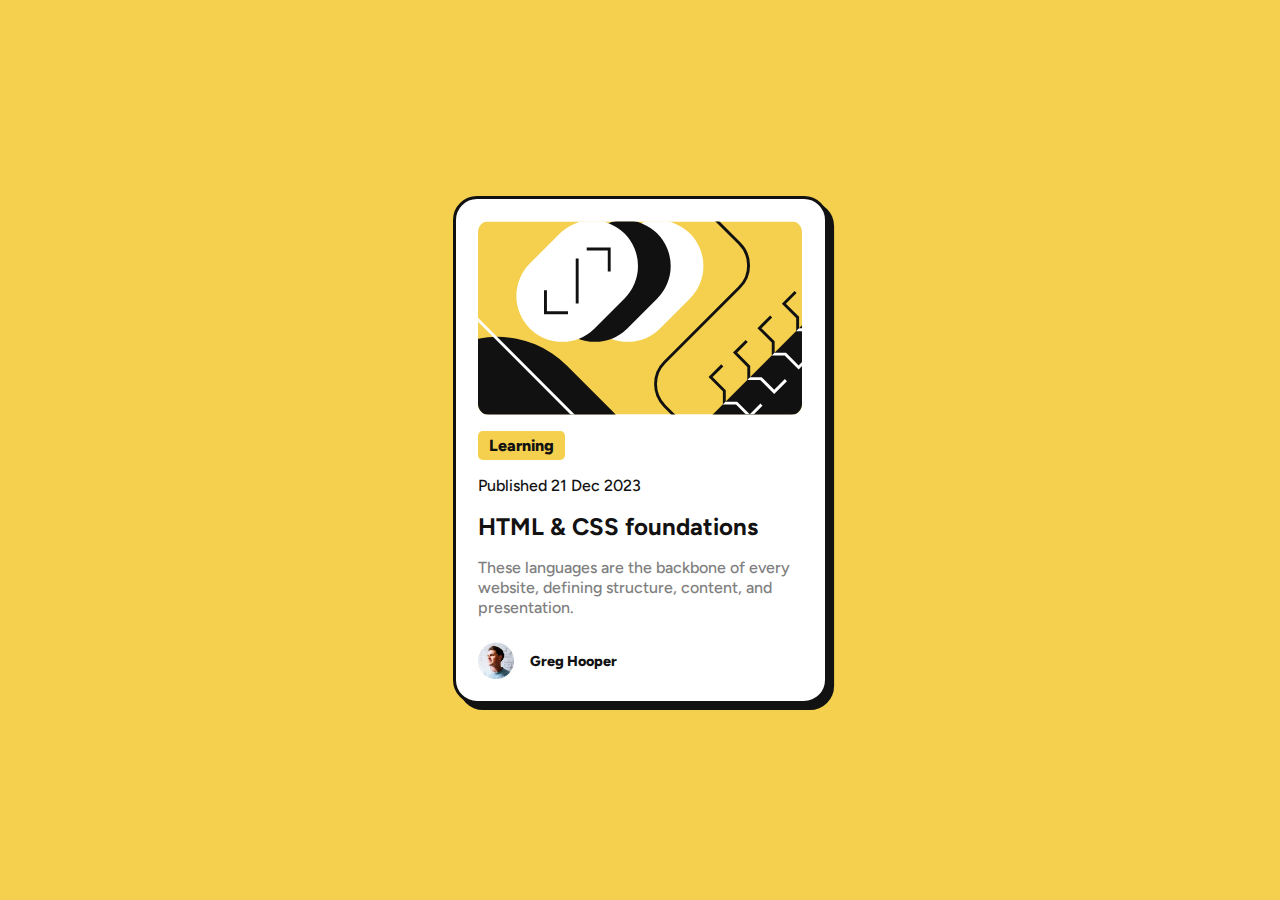
<file: blog-preview-card-main/index.html>
<!DOCTYPE html>
<html lang="en">
  <head>
    <meta charset="UTF-8" />
    <meta name="viewport" content="width=device-width, initial-scale=1.0" />
    <!-- displays site properly based on user's device -->

    <link
      rel="icon"
      type="image/png"
      sizes="32x32"
      href="./assets/images/favicon-32x32.png"
    />

    <title>Frontend Mentor | Blog preview card</title>
    <link rel="preconnect" href="https://fonts.googleapis.com" />
    <link rel="preconnect" href="https://fonts.gstatic.com" crossorigin />
    <link
      href="https://fonts.googleapis.com/css2?family=Figtree:ital,wght@0,300..900;1,300..900&display=swap"
      rel="stylesheet"
    />
    <link rel="stylesheet" href="./style.css" />
  </head>
  <body>
    <div class="card">
      <picture class="illustration">
        <img src="./assets/images/illustration-article.svg" />
      </picture>
      <div class="tag">
        <p>Learning</p>
      </div>
      <div class="published">
        <p>Published 21 Dec 2023</p>
      </div>
      <div class="title">
        <h2>HTML & CSS foundations</h2>
      </div>
      <div class="desc">
        <p>
          These languages are the backbone of every website, defining structure,
          content, and presentation.
        </p>
      </div>
      <div class="author">
        <picture>
          <img src="./assets/images/image-avatar.webp" />
        </picture>
        <p>Greg Hooper</p>
      </div>
    </div>
  </body>
</html>
</file>
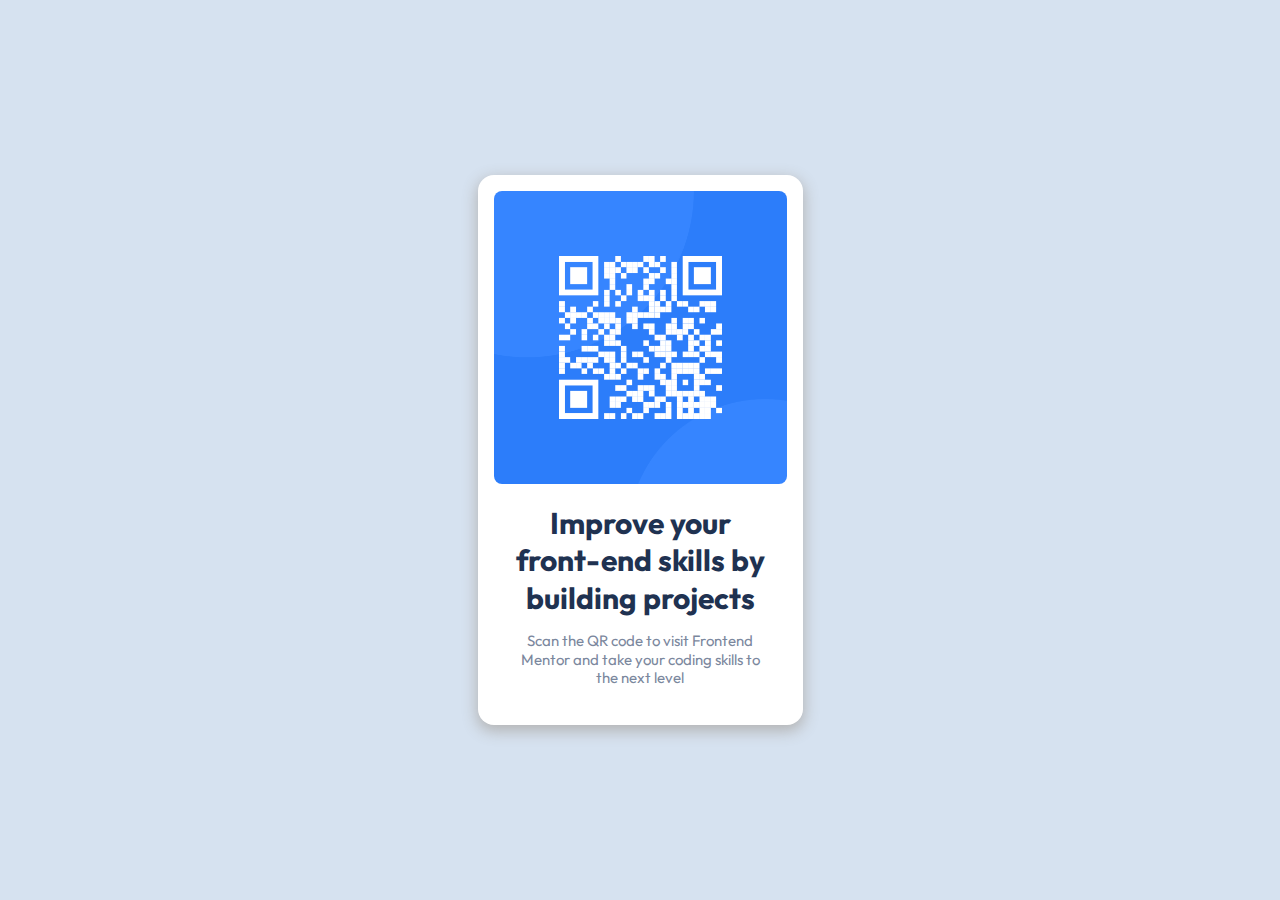
<file: qr-code-component-main/index.html>
<!DOCTYPE html>
<html lang="en">
<head>
  <meta charset="UTF-8">
  <meta name="viewport" content="width=device-width, initial-scale=1.0"> <!-- displays site properly based on user's device -->

  <link rel="icon" type="image/png" sizes="32x32" href="./images/favicon-32x32.png">
  
  <title>Frontend Mentor | QR code component</title>
  <link rel="preconnect" href="https://fonts.googleapis.com">
  <link rel="preconnect" href="https://fonts.gstatic.com" crossorigin="">
  <link href="https://fonts.googleapis.com/css2?family=Outfit:wght@100..900&amp;display=swap" rel="stylesheet">
  <link rel="stylesheet" href="style.css">
</head>
<body>

  <main>
    <article class="qr">
      <picture class="qr__img">
        <img src="images/image-qr-code.png" alt="QR Code">
      </picture>
      <div class="qr__content">
        <h1 class="qr__title">Improve your front-end skills by building projects</h1>
        <p class="qr__desc">Scan the QR code to visit Frontend Mentor and take your coding skills to the next level</p>
      </div>
    </article>
  </main>
  
  <!-- <div class="attribution">
    Challenge by <a href="https://www.frontendmentor.io?ref=challenge" target="_blank">Frontend Mentor</a>. 
    Coded by <a href="#">Your Name Here</a>.
  </div> -->
</body>
</html>
</file>
<file: blog-preview-card-main/style.css>
/* CSS Variables  */
:root {
    --clr-primary-400: hsl(47, 88%, 63%);
    --clr-neutral-200: hsl(0, 0%, 100%);
    --clr-neutral-400: hsl(0, 0%, 50%);
    --clr-neutral-600: hsl(0, 0%, 7%);
    --fw-regular: 500;
    --fw-bold: 800;
    --ff-main: "Figtree", sans-serif;
    --line-space: 1.25;
}

/*
  1. Use a more-intuitive box-sizing model.
*/
*,
*::before,
*::after {
    box-sizing: border-box;
}

/*
    2. Remove default margin
  */
* {
    margin: 0;
}

/*
    Typographic tweaks!
    3. Add accessible line-height
    4. Improve text rendering
  */
body {
    line-height: 1.5;
    -webkit-font-smoothing: antialiased;
}

/*
    5. Improve media defaults
  */
img,
picture,
video,
canvas,
svg {
    display: block;
    max-width: 100%;
}

/*
    6. Remove built-in form typography styles
  */
input,
button,
textarea,
select {
    font: inherit;
}

/*
    7. Avoid text overflows
  */
p,
h1,
h2,
h3,
h4,
h5,
h6 {
    overflow-wrap: break-word;
}

/*
    8. Create a root stacking context
  */
#root,
#__next {
    isolation: isolate;
}

body {
    font-family: var(--ff-main);
    font-size: 16px;
    font-weight: var(--fw-regular);
    color: var(--clr-neutral-600);
    background-color: var(--clr-primary-400);
    line-height: var(--line-space);

    display: grid;
    min-height: 100vh;
    place-content: center;
}

.card {
    background-color: var(--clr-neutral-200);
    border-radius: 1.5rem;
    display: grid;
    padding: 1.4rem;
    max-width: 375px;
    overflow: hidden;
    border-color: var(--clr-neutral-600);
    border-style: solid;
    box-shadow: 6px 6px 0px 0.1px var(--clr-neutral-600);
}

.tag {
    background-color: var(--clr-primary-400);
    margin-top: 1rem;
    padding: 0.3rem 0.7rem 0.3rem 0.7rem;
    max-width: min-content;
    font-weight: var(--fw-bold);
    border-radius: 0.3rem;
}

.published {
    margin-top: 1rem;
    margin-bottom: 1rem;
}

.illustration {
    border-radius: 0.7rem;
    overflow: hidden;
}

.illustration img {
    width: 100%;
}

.title {
    font-weight: 900;
    margin-bottom: 1rem;
}

.title:hover {
    color: var(--clr-primary-400);
}

.desc {
    font-weight: var(--fw-regular);
    color: var(--clr-neutral-400);
}

.author {
    margin-top: 1.5rem;
    display: grid;
    gap: 1rem;
    grid-template-columns: 2.5em 10rem 30%;
    align-items: center;
    font-size: 0.9rem;
}

.author p {
    font-weight: var(--fw-bold);
}
</file>
<file: qr-code-component-main/style.css>
/* CSS Variables  */
:root {
    --clr-primary-400: hsl(0, 0%, 100%);
    --clr-secondary-200: hsl(212, 45%, 89%);
    --clr-neutral-200: hsl(220, 15%, 55%);
    --clr-neutral-400: hsl(218, 44%, 22%);
    --fw-regular: 400;
    --fw-bold: 700;
    --ff-main: "Outfit", sans-serif;
    --line-space: 1.25;
}

/*
  1. Use a more-intuitive box-sizing model.
*/
*, *::before, *::after {
    box-sizing: border-box;
  }
  /*
    2. Remove default margin
  */
  * {
    margin: 0;
  }
  /*
    Typographic tweaks!
    3. Add accessible line-height
    4. Improve text rendering
  */
  body {
    line-height: 1.5;
    -webkit-font-smoothing: antialiased;
  }
  /*
    5. Improve media defaults
  */
  img, picture, video, canvas, svg {
    display: block;
    max-width: 100%;
  }
  /*
    6. Remove built-in form typography styles
  */
  input, button, textarea, select {
    font: inherit;
  }
  /*
    7. Avoid text overflows
  */
  p, h1, h2, h3, h4, h5, h6 {
    overflow-wrap: break-word;
  }
  /*
    8. Create a root stacking context
  */
  #root, #__next {
    isolation: isolate;
  }

  img, picture, video, canvas, svg {
    display: block;
    max-width: 100%;
  }

  body {
    font-family: var(--ff-main);
    font-size: 0.9375rem;
    font-weight: var(--fw-regular);
    color: var(--clr-neutral-200);
    background-color: var(--clr-secondary-200);

    display: grid;
    min-height: 100vh;
    place-content: center;
  }

  .qr {
    background-color: var(--clr-primary-400);
    border-radius: 1rem;
    overflow: hidden;
    box-shadow: 0px 5px 15px 0.1px hsl(0, 0%, 70%);
    max-width: 325px;
    padding: 1rem;
  }

  .qr__img {
    border-radius: 0.5rem;
    overflow: hidden;
  }

  .qr__content {
    margin: 1.3rem 1rem 1.3rem 1rem;
    text-align: center;
    display: grid;
    gap: 0.9rem;
    line-height: var(--line-space);
  }

  .qr__title {
    color: var(--clr-neutral-400);
    font-weight: var(--fw-bold);
  }
</file>
